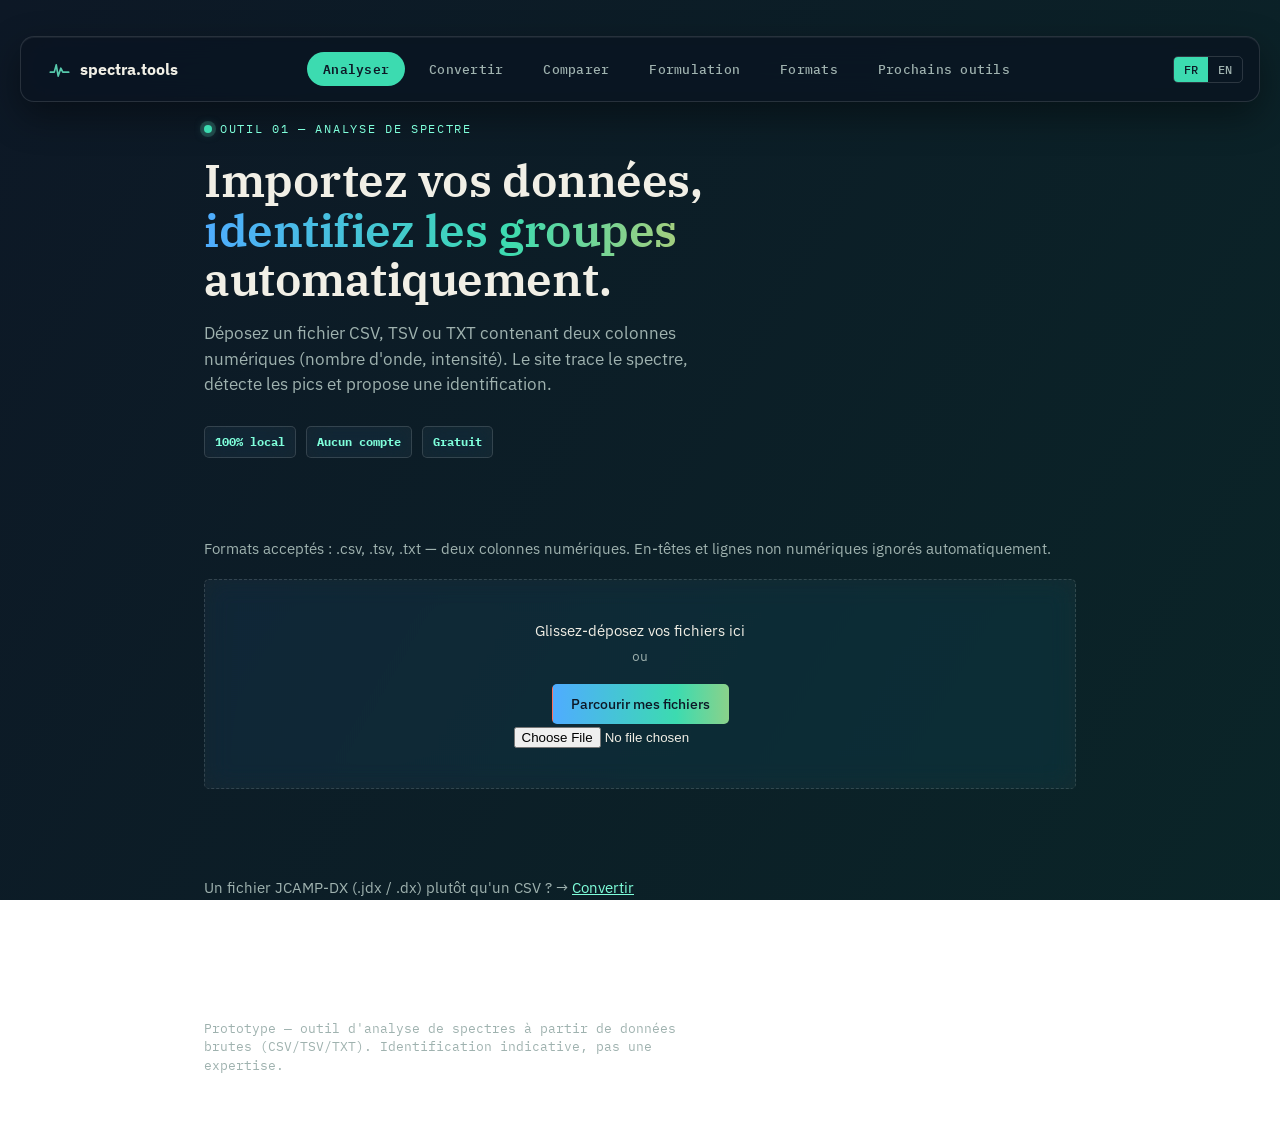
<file: analyser.html>
<!DOCTYPE html>
<html lang="fr">
<head>
<meta charset="UTF-8">
<meta name="viewport" content="width=device-width, initial-scale=1.0">
<title>Analyser un spectre — spectra.tools</title>
<meta name="description" content="Importez un fichier CSV, TSV ou TXT, tracez le spectre, détectez les pics et identifiez les groupes fonctionnels automatiquement. Générez un rapport exportable.">
<meta property="og:title" content="Analyser un spectre — spectra.tools">
<meta property="og:description" content="Analyse de spectre à partir de données brutes, avec identification automatique des groupes fonctionnels et rapport exportable.">
<meta property="og:type" content="website">
<link rel="icon" href="data:image/svg+xml,%3Csvg xmlns='http://www.w3.org/2000/svg' viewBox='0 0 32 32'%3E%3Crect width='32' height='32' fill='%230D1826'/%3E%3Cpath d='M2 20 L8 20 L11 9 L14 26 L18 14 L21 20 L30 20' fill='none' stroke='%2357C9AC' stroke-width='2.4' stroke-linecap='round' stroke-linejoin='round'/%3E%3C/svg%3E">
<link rel="preconnect" href="https://fonts.googleapis.com">
<link href="https://fonts.googleapis.com/css2?family=IBM+Plex+Serif:wght@400;500;600&family=IBM+Plex+Sans:wght@400;500;600;700&family=IBM+Plex+Mono:wght@400;500;600&display=swap" rel="stylesheet">
<link rel="stylesheet" href="styles.css">
<!-- Cloudflare Web Analytics : remplace TON_TOKEN_ICI par le token fourni après inscription sur dash.cloudflare.com -->
<script defer src='https://static.cloudflareinsights.com/beacon.min.js' data-cf-beacon='{"token": "TON_TOKEN_ICI"}'></script>
<style>
  .page-header{padding:36px 0 8px;}
</style>
</head>
<body>

<nav class="topbar">
  <div class="wrap">
    <a href="index.html" class="wordmark">
      <svg viewBox="0 0 32 32" xmlns="http://www.w3.org/2000/svg" aria-hidden="true">
        <path d="M2 20 L8 20 L11 9 L14 26 L18 14 L21 20 L30 20" fill="none" stroke="#57C9AC" stroke-width="2.6" stroke-linecap="round" stroke-linejoin="round"/>
      </svg>
      spectra.tools
    </a>
    <div class="nav-links">
      <a href="analyser.html" class="active" data-i18n="nav.analyze">Analyser</a>
      <a href="convertir.html" data-i18n="nav.convert">Convertir</a>
      <a href="comparer.html" data-i18n="nav.compare">Comparer</a>
      <a href="formulation.html" data-i18n="nav.formulation">Formulation</a>
      <a href="index.html#formats" data-i18n="nav.formats">Formats</a>
      <a href="index.html#upcoming" data-i18n="nav.upcoming">Prochains outils</a>
    </div>
    <div class="lang-toggle" role="group" aria-label="Choix de la langue">
      <button type="button" data-lang="fr" class="active">FR</button>
      <button type="button" data-lang="en">EN</button>
    </div>
  </div>
</nav>

<div class="wrap">

  <header class="page-header reveal">
    <div class="eyebrow" data-i18n="analyze.eyebrow">Outil 01 — analyse de spectre</div>
    <h1 style="max-width:22ch;" data-i18n-html="analyze.h1">Importez vos données, <span class="accent">identifiez les groupes</span> automatiquement.</h1>
    <p class="lede" data-i18n="analyze.lede">Déposez un fichier CSV, TSV ou TXT contenant deux colonnes numériques (nombre d'onde, intensité). Le site trace le spectre, détecte les pics et propose une identification.</p>
    <div class="badge-row">
      <span class="badge"><strong data-i18n="badge.local">100% local</strong></span>
      <span class="badge"><strong data-i18n="badge.noaccount">Aucun compte</strong></span>
      <span class="badge"><strong data-i18n="badge.free">Gratuit</strong></span>
    </div>
  </header>

  <section class="reveal">
    <p class="section-sub" data-i18n="analyze.formatsNote">Formats acceptés : .csv, .tsv, .txt — deux colonnes numériques. En-têtes et lignes non numériques ignorés automatiquement.</p>

    <div class="dropzone" id="analyzeDropzone">
      <p data-i18n="drop.title"><strong>Glissez-déposez</strong> votre fichier ici</p>
      <p class="hint" data-i18n="drop.or">ou</p>
      <div class="btn-row">
        <button type="button" id="analyzeBrowseBtn" data-i18n="btn.browse">Parcourir mes fichiers</button>
      </div>
      <input type="file" id="analyzeFileInput" accept=".csv,.tsv,.txt,.dat">
    </div>
    <p id="analyzeStatus" role="status" aria-live="polite"></p>

    <div class="analyze-results" id="analyzeResults">
      <div class="analyze-form">
        <div>
          <label for="sampleNameInput" data-i18n="analyze.sampleName">Nom de l'échantillon (optionnel)</label>
          <input type="text" id="sampleNameInput">
        </div>
        <div>
          <label data-i18n="analyze.modeLabel">Mode de lecture</label>
          <div class="mode-options">
            <label><input type="radio" name="peakMode" value="auto" checked> <span data-i18n="analyze.modeAuto">Automatique</span></label>
            <label><input type="radio" name="peakMode" value="dip"> <span data-i18n="analyze.modeDip">Creux = pics (transmittance)</span></label>
            <label><input type="radio" name="peakMode" value="peak"> <span data-i18n="analyze.modePeak">Sommets = pics (absorbance)</span></label>
          </div>
        </div>
      </div>
      <div style="margin-bottom:14px;">
        <label for="notesInput" style="display:block;font-family:var(--font-mono);font-size:11.5px;color:var(--ink-soft);margin-bottom:5px;" data-i18n="analyze.notes">Notes (optionnel)</label>
        <textarea id="notesInput" rows="2"></textarea>
      </div>

      <div class="file-card">
        <svg class="mini-trace trace" id="analyzeTrace" viewBox="0 0 800 200" preserveAspectRatio="none" role="img" aria-label="Tracé du spectre importé"></svg>
        <div class="file-meta-line" style="margin:8px 0 6px;font-weight:500;" data-i18n="peaks.title">Pics détectés</div>
        <div id="analyzePeaksList"></div>
      </div>

      <div class="card-actions" style="margin-top:14px;">
        <button type="button" class="secondary" id="generateReportBtn" data-i18n="analyze.generateReport">Générer le rapport</button>
        <button type="button" class="ghost" id="exportDataBtn" data-i18n="analyze.exportData">Exporter les données (.csv)</button>
        <button type="button" class="ghost" id="exportPeaksBtn" data-i18n="analyze.exportPeaks">Exporter les pics (.csv)</button>
      </div>
    </div>
  </section>

  <section class="reveal">
    <p class="section-sub"><span data-i18n="analyze.crosslink">Un fichier JCAMP-DX (.jdx / .dx) plutôt qu'un CSV ? →</span> <a href="convertir.html" data-i18n="nav.convert">Convertir</a></p>
  </section>

  <footer>
    <p data-i18n="analyze.footer">Prototype — outil d'analyse de spectres à partir de données brutes (CSV/TSV/TXT). Identification indicative, pas une expertise.</p>
  </footer>

</div>

<!-- printable report, hidden on screen, shown only when printing -->
<div id="reportContent">
  <div class="report-header">
    <h1 id="reportTitle">Rapport d'analyse spectrale</h1>
    <div class="report-meta" id="reportMeta"></div>
  </div>
  <svg id="reportTrace" class="trace" viewBox="0 0 800 220" preserveAspectRatio="none" width="700"></svg>
  <table class="report-table" id="reportPeaksTable"></table>
  <p class="report-disclaimer" id="reportDisclaimer"></p>
</div>

<script src="common.js"></script>
<script>
const analyzeDropzone = document.getElementById('analyzeDropzone');
const analyzeFileInput = document.getElementById('analyzeFileInput');
const analyzeBrowseBtn = document.getElementById('analyzeBrowseBtn');
const analyzeStatus = document.getElementById('analyzeStatus');
const analyzeResults = document.getElementById('analyzeResults');
const analyzePeaksList = document.getElementById('analyzePeaksList');
const sampleNameInput = document.getElementById('sampleNameInput');
const notesInput = document.getElementById('notesInput');

let currentData = null; // { xs, ys }
let currentPeaks = [];
let currentFileName = '';

analyzeBrowseBtn.addEventListener('click', () => analyzeFileInput.click());
analyzeFileInput.addEventListener('change', (e) => { if (e.target.files[0]) handleAnalyzeFile(e.target.files[0]); });

['dragenter', 'dragover'].forEach(evt =>
  analyzeDropzone.addEventListener(evt, (e) => { e.preventDefault(); analyzeDropzone.classList.add('drag-over'); })
);
['dragleave', 'drop'].forEach(evt =>
  analyzeDropzone.addEventListener(evt, (e) => { e.preventDefault(); analyzeDropzone.classList.remove('drag-over'); })
);
analyzeDropzone.addEventListener('drop', (e) => {
  if (e.dataTransfer.files && e.dataTransfer.files[0]) handleAnalyzeFile(e.dataTransfer.files[0]);
});

function handleAnalyzeFile(file) {
  currentFileName = file.name;
  const reader = new FileReader();
  reader.onload = () => {
    try {
      currentData = parseGenericXY(reader.result);
      analyzeStatus.textContent = t('status.done');
      runAnalysis();
    } catch (err) {
      analyzeStatus.textContent = t('status.decodeFail') + ' ' + err.message;
      analyzeResults.classList.remove('visible');
    }
  };
  reader.onerror = () => { analyzeStatus.textContent = t('status.readError'); };
  reader.readAsText(file);
}

function getSelectedMode() {
  const checked = document.querySelector('input[name="peakMode"]:checked');
  return checked ? checked.value : 'auto';
}

function runAnalysis() {
  if (!currentData) return;
  const selection = getSelectedMode();
  const mode = selection === 'auto' ? guessBaselineMode(currentData.ys) : selection;
  currentPeaks = detectPeaks(currentData.xs, currentData.ys, mode).map(p =>
    Object.assign({}, p, { groups: matchPeakToGroups(p.x) })
  );
  const svg = document.getElementById('analyzeTrace');
  renderTrace(svg, currentData.xs, currentData.ys, { padding: 14 });
  addPeakMarkers(svg, currentData.xs, currentData.ys, currentPeaks);
  analyzePeaksList.innerHTML = peaksListHTML(currentPeaks);
  analyzeResults.classList.add('visible');
}

document.querySelectorAll('input[name="peakMode"]').forEach(r => r.addEventListener('change', runAnalysis));

document.getElementById('exportDataBtn').addEventListener('click', () => {
  if (!currentData) return;
  download(baseName(currentFileName || 'spectre') + '_data.csv', toCSV(currentData.xs, currentData.ys, 'x', 'y'), 'text/csv');
});

document.getElementById('exportPeaksBtn').addEventListener('click', () => {
  let csv = 'wavenumber,groups\n';
  currentPeaks.forEach(p => {
    const label = p.groups.length ? p.groups.map(g => g.label).join(' / ') : t('peaks.unidentified');
    csv += Math.round(p.x) + ',' + label.replace(/,/g, ';') + '\n';
  });
  download(baseName(currentFileName || 'spectre') + '_pics.csv', csv, 'text/csv');
});

document.getElementById('generateReportBtn').addEventListener('click', () => {
  if (!currentData) return;
  const name = sampleNameInput.value.trim();
  const notes = notesInput.value.trim();
  document.getElementById('reportTitle').textContent = t('analyze.reportTitle');
  const dateStr = new Date().toLocaleDateString(currentLang === 'en' ? 'en-US' : 'fr-FR');
  let metaHtml = '<strong>' + t('analyze.reportGenerated') + ':</strong> ' + dateStr;
  if (name) metaHtml += ' &nbsp;·&nbsp; <strong>' + t('analyze.reportSample') + ':</strong> ' + escapeHtml(name);
  if (notes) metaHtml += '<br><strong>' + t('analyze.reportNotes') + ':</strong> ' + escapeHtml(notes);
  document.getElementById('reportMeta').innerHTML = metaHtml;

  const reportSvg = document.getElementById('reportTrace');
  renderTrace(reportSvg, currentData.xs, currentData.ys, { padding: 16 });
  addPeakMarkers(reportSvg, currentData.xs, currentData.ys, currentPeaks);

  let tableHtml = '<tr><th>' + t('analyze.reportPeaksHeaderX') + ' (cm⁻¹)</th><th>' + t('analyze.reportPeaksHeaderGroup') + '</th></tr>';
  currentPeaks.forEach(p => {
    const label = p.groups.length ? p.groups.map(g => g.label).join(' / ') : t('peaks.unidentified');
    tableHtml += '<tr><td>' + Math.round(p.x) + '</td><td>' + escapeHtml(label) + '</td></tr>';
  });
  document.getElementById('reportPeaksTable').innerHTML = tableHtml;
  document.getElementById('reportDisclaimer').textContent = t('analyze.reportDisclaimer');

  window.print();
});

document.addEventListener('languagechange', () => { if (currentData) runAnalysis(); });
</script>

</body>
</html>
</file>
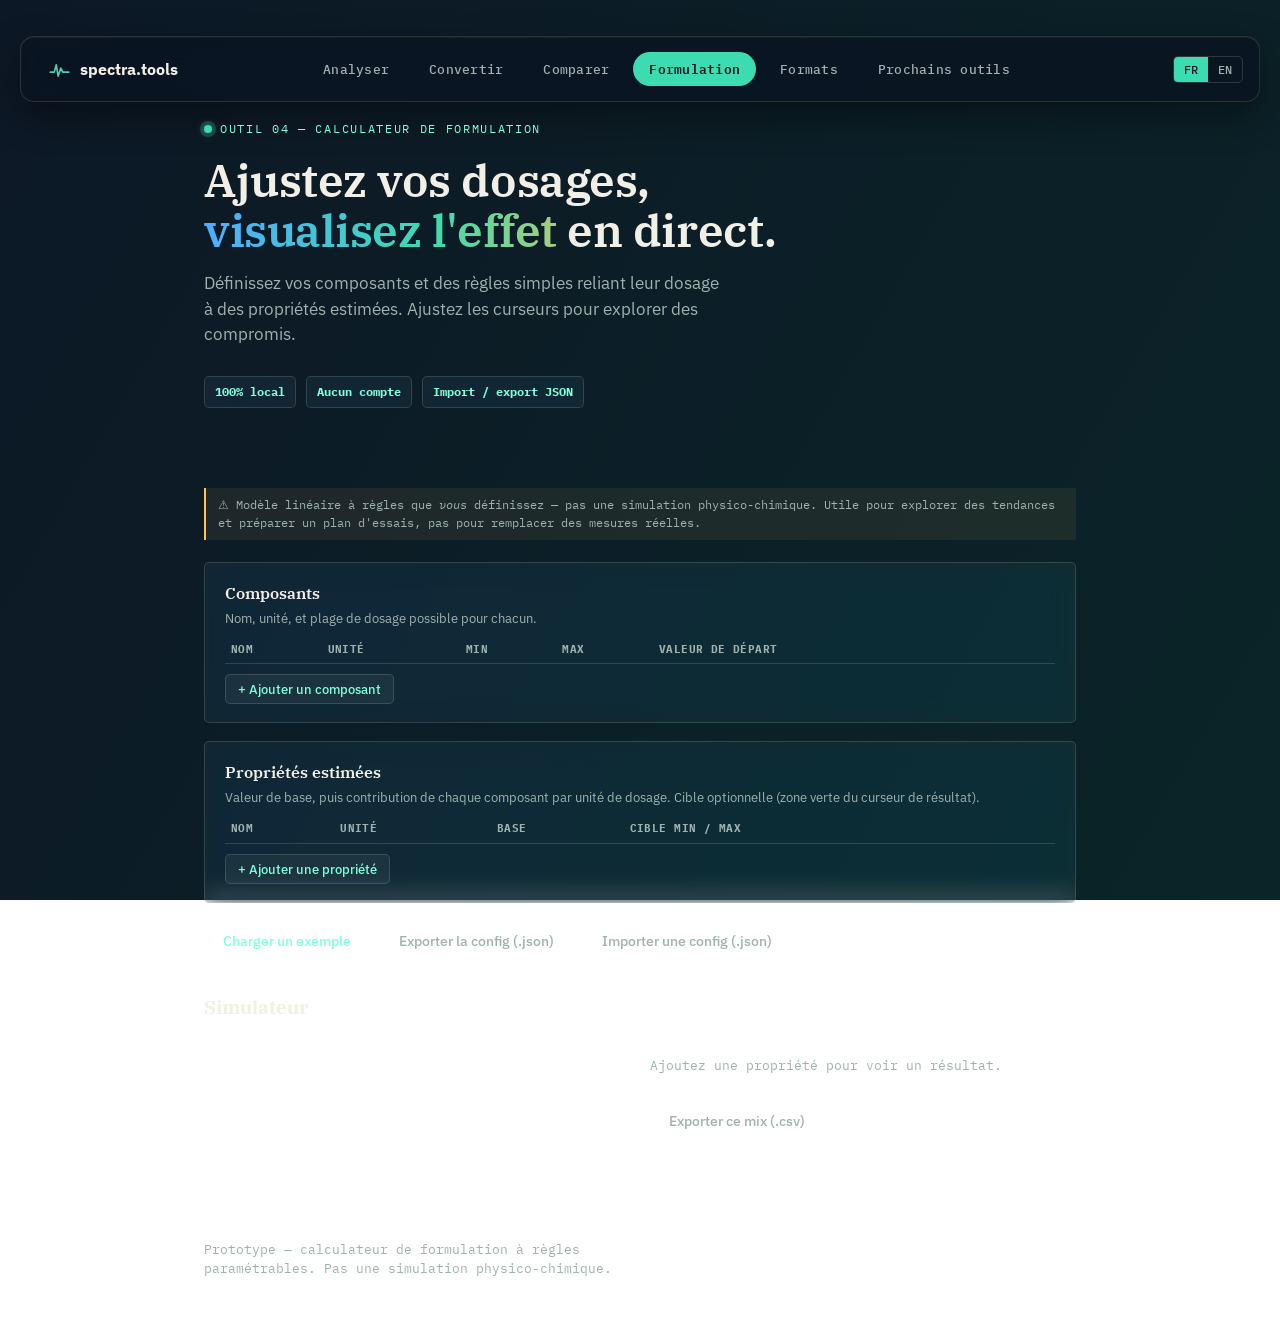
<file: formulation.html>
<!DOCTYPE html>
<html lang="fr">
<head>
<meta charset="UTF-8">
<meta name="viewport" content="width=device-width, initial-scale=1.0">
<title>Calculateur de formulation — spectra.tools</title>
<meta name="description" content="Définissez vos composants et des règles simples reliant leur dosage à des propriétés estimées. Curseurs en direct, dans votre navigateur.">
<meta property="og:title" content="Calculateur de formulation — spectra.tools">
<meta property="og:description" content="Un calculateur de formulation paramétrable pour explorer des compromis de composition, gratuitement et sans compte.">
<meta property="og:type" content="website">
<link rel="icon" href="data:image/svg+xml,%3Csvg xmlns='http://www.w3.org/2000/svg' viewBox='0 0 32 32'%3E%3Crect width='32' height='32' fill='%230D1826'/%3E%3Cpath d='M2 20 L8 20 L11 9 L14 26 L18 14 L21 20 L30 20' fill='none' stroke='%2357C9AC' stroke-width='2.4' stroke-linecap='round' stroke-linejoin='round'/%3E%3C/svg%3E">
<link rel="preconnect" href="https://fonts.googleapis.com">
<link href="https://fonts.googleapis.com/css2?family=IBM+Plex+Serif:wght@400;500;600&family=IBM+Plex+Sans:wght@400;500;600;700&family=IBM+Plex+Mono:wght@400;500;600&display=swap" rel="stylesheet">
<link rel="stylesheet" href="styles.css">
<style>
  .page-header{padding:36px 0 8px;}
</style>
<!-- Cloudflare Web Analytics : remplace TON_TOKEN_ICI par le token fourni après inscription sur dash.cloudflare.com -->
<script defer src='https://static.cloudflareinsights.com/beacon.min.js' data-cf-beacon='{"token": "TON_TOKEN_ICI"}'></script>
</head>
<body>

<nav class="topbar">
  <div class="wrap">
    <a href="index.html" class="wordmark">
      <svg viewBox="0 0 32 32" xmlns="http://www.w3.org/2000/svg" aria-hidden="true">
        <path d="M2 20 L8 20 L11 9 L14 26 L18 14 L21 20 L30 20" fill="none" stroke="#57C9AC" stroke-width="2.6" stroke-linecap="round" stroke-linejoin="round"/>
      </svg>
      spectra.tools
    </a>
    <div class="nav-links">
      <a href="analyser.html" data-i18n="nav.analyze">Analyser</a>
      <a href="convertir.html" data-i18n="nav.convert">Convertir</a>
      <a href="comparer.html" data-i18n="nav.compare">Comparer</a>
      <a href="formulation.html" class="active" data-i18n="nav.formulation">Formulation</a>
      <a href="index.html#formats" data-i18n="nav.formats">Formats</a>
      <a href="index.html#upcoming" data-i18n="nav.upcoming">Prochains outils</a>
    </div>
    <div class="lang-toggle" role="group" aria-label="Choix de la langue">
      <button type="button" data-lang="fr" class="active">FR</button>
      <button type="button" data-lang="en">EN</button>
    </div>
  </div>
</nav>

<div class="wrap">

  <header class="page-header reveal">
    <div class="eyebrow" data-i18n="formulation.eyebrow">Outil 04 — calculateur de formulation</div>
    <h1 style="max-width:22ch;" data-i18n-html="formulation.h1">Ajustez vos dosages, <span class="accent">visualisez l'effet</span> en direct.</h1>
    <p class="lede" data-i18n="formulation.lede">Définissez vos composants et des règles simples reliant leur dosage à des propriétés estimées. Ajustez les curseurs pour explorer des compromis.</p>
    <div class="badge-row">
      <span class="badge"><strong data-i18n="badge.local">100% local</strong></span>
      <span class="badge"><strong data-i18n="badge.noaccount">Aucun compte</strong></span>
      <span class="badge"><strong data-i18n="badge.jsonio">Import / export JSON</strong></span>
    </div>
  </header>

  <section id="formulation" class="reveal">
    <p class="disclaimer" data-i18n-html="formulation.disclaimer">⚠ Modèle linéaire à règles que <em>vous</em> définissez — pas une simulation physico-chimique. Utile pour explorer des tendances et préparer un plan d'essais, pas pour remplacer des mesures réelles.</p>

    <div class="config-block">
      <h3 data-i18n="formulation.componentsTitle">Composants</h3>
      <p class="config-hint" data-i18n="formulation.componentsHint">Nom, unité, et plage de dosage possible pour chacun.</p>
      <div style="overflow-x:auto;">
        <table class="config-table" id="componentsTable">
          <thead><tr><th data-i18n="form.name">Nom</th><th data-i18n="form.unit">Unité</th><th data-i18n="form.min">Min</th><th data-i18n="form.max">Max</th><th data-i18n="form.startValue">Valeur de départ</th><th></th></tr></thead>
          <tbody id="componentsBody"></tbody>
        </table>
      </div>
      <button type="button" class="secondary add-row-btn" id="addComponentBtn" data-i18n="btn.addComponent">+ Ajouter un composant</button>
    </div>

    <div class="config-block">
      <h3 data-i18n="formulation.propertiesTitle">Propriétés estimées</h3>
      <p class="config-hint" data-i18n="formulation.propertiesHint">Valeur de base, puis contribution de chaque composant par unité de dosage. Cible optionnelle (zone verte du curseur de résultat).</p>
      <div style="overflow-x:auto;">
        <table class="config-table" id="propertiesTable">
          <thead><tr id="propertiesHeadRow"><th>Nom</th><th>Unité</th><th>Base</th></tr></thead>
          <tbody id="propertiesBody"></tbody>
        </table>
      </div>
      <button type="button" class="secondary add-row-btn" id="addPropertyBtn" data-i18n="btn.addProperty">+ Ajouter une propriété</button>
    </div>

    <div class="config-actions">
      <button type="button" class="secondary" id="loadSampleFormulaBtn" data-i18n="btn.loadSample">Charger un exemple</button>
      <button type="button" class="ghost" id="exportConfigBtn" data-i18n="btn.exportConfig">Exporter la config (.json)</button>
      <button type="button" class="ghost" id="importConfigBtn" data-i18n="btn.importConfig">Importer une config (.json)</button>
      <input type="file" id="formulaImportInput" accept=".json">
    </div>

    <h3 style="font-family:var(--font-display);font-size:19px;margin:32px 0 14px;" data-i18n="formulation.simulatorTitle">Simulateur</h3>
    <div class="sim-grid">
      <div>
        <div id="slidersPanel"></div>
      </div>
      <div>
        <div id="resultsPanel"></div>
        <button type="button" class="ghost" id="exportMixBtn" style="margin-top:4px;" data-i18n="btn.exportMix">Exporter ce mix (.csv)</button>
      </div>
    </div>
  </section>

  <footer>
    <p data-i18n="formulation.footer">Prototype — calculateur de formulation à règles paramétrables. Pas une simulation physico-chimique.</p>
  </footer>

</div>

<script src="common.js"></script>
<script>
/* =========================================================
   Formulation calculator
   ========================================================= */
let compIdSeq = 0, propIdSeq = 0;
let formComponents = [];
let formProperties = [];
let formValues = {}; // componentId -> current dosage

const componentsBody = document.getElementById('componentsBody');
const propertiesHeadRow = document.getElementById('propertiesHeadRow');
const propertiesBody = document.getElementById('propertiesBody');
const slidersPanel = document.getElementById('slidersPanel');
const resultsPanel = document.getElementById('resultsPanel');

function newComponent(name, unit, min, max, val) {
  const id = 'c' + (compIdSeq++);
  formComponents.push({ id, name, unit, min, max });
  formValues[id] = val;
  formProperties.forEach(p => { if (!(id in p.coeffs)) p.coeffs[id] = 0; });
  return id;
}
function newProperty(name, unit, base, coeffs, targetMin, targetMax) {
  const id = 'p' + (propIdSeq++);
  const fullCoeffs = {};
  formComponents.forEach(c => fullCoeffs[c.id] = (coeffs && coeffs[c.id]) || 0);
  formProperties.push({ id, name, unit, base, coeffs: fullCoeffs, targetMin: targetMin ?? null, targetMax: targetMax ?? null });
  return id;
}

function computePropertyValue(prop) {
  let total = prop.base;
  for (const c of formComponents) total += (prop.coeffs[c.id] || 0) * (formValues[c.id] || 0);
  return total;
}
function propertyTheoreticalRange(prop) {
  let min = prop.base, max = prop.base;
  for (const c of formComponents) {
    const coeff = prop.coeffs[c.id] || 0;
    if (coeff >= 0) { min += coeff * c.min; max += coeff * c.max; }
    else { min += coeff * c.max; max += coeff * c.min; }
  }
  if (min === max) { min -= 1; max += 1; }
  return { min, max };
}

function renderAll() {
  renderComponentsTable();
  renderPropertiesTable();
  renderSliders();
  renderResults();
}

function renderComponentsTable() {
  componentsBody.innerHTML = '';
  formComponents.forEach(c => {
    const tr = document.createElement('tr');
    tr.innerHTML = `
      <td><input type="text" value="${escapeHtml(c.name)}" data-field="name"></td>
      <td><input type="text" value="${escapeHtml(c.unit)}" data-field="unit" style="width:64px;"></td>
      <td><input type="number" value="${c.min}" data-field="min" style="width:64px;"></td>
      <td><input type="number" value="${c.max}" data-field="max" style="width:64px;"></td>
      <td><input type="number" value="${formValues[c.id]}" data-field="start" style="width:64px;"></td>
      <td><button type="button" class="row-remove" aria-label="Supprimer">×</button></td>
    `;
    tr.querySelector('[data-field="name"]').addEventListener('input', e => { c.name = e.target.value; renderPropertiesTable(); renderSliders(); });
    tr.querySelector('[data-field="unit"]').addEventListener('input', e => { c.unit = e.target.value; renderSliders(); });
    tr.querySelector('[data-field="min"]').addEventListener('input', e => { c.min = parseFloat(e.target.value) || 0; renderSliders(); renderResults(); });
    tr.querySelector('[data-field="max"]').addEventListener('input', e => { c.max = parseFloat(e.target.value) || 0; renderSliders(); renderResults(); });
    tr.querySelector('[data-field="start"]').addEventListener('input', e => { formValues[c.id] = parseFloat(e.target.value) || 0; renderSliders(); renderResults(); });
    tr.querySelector('.row-remove').addEventListener('click', () => {
      formComponents = formComponents.filter(x => x.id !== c.id);
      delete formValues[c.id];
      formProperties.forEach(p => delete p.coeffs[c.id]);
      renderAll();
    });
    componentsBody.appendChild(tr);
  });
}

function renderPropertiesTable() {
  propertiesHeadRow.innerHTML = '<th>' + t('form.name') + '</th><th>' + t('form.unit') + '</th><th>' + t('form.base') + '</th>';
  formComponents.forEach(c => {
    const th = document.createElement('th');
    th.textContent = c.name || '(sans nom)';
    propertiesHeadRow.appendChild(th);
  });
  const extraTh = document.createElement('th');
  extraTh.innerHTML = t('form.targetMinMax');
  propertiesHeadRow.appendChild(extraTh);
  propertiesHeadRow.appendChild(document.createElement('th'));

  propertiesBody.innerHTML = '';
  formProperties.forEach(p => {
    const tr = document.createElement('tr');
    let coeffCells = '';
    formComponents.forEach(c => {
      coeffCells += `<td><input type="number" step="any" value="${p.coeffs[c.id] || 0}" data-coeff="${c.id}" style="width:60px;"></td>`;
    });
    tr.innerHTML = `
      <td><input type="text" value="${escapeHtml(p.name)}" data-field="name" style="width:120px;"></td>
      <td><input type="text" value="${escapeHtml(p.unit)}" data-field="unit" style="width:60px;"></td>
      <td><input type="number" step="any" value="${p.base}" data-field="base" style="width:64px;"></td>
      ${coeffCells}
      <td style="display:flex;gap:4px;">
        <input type="number" step="any" placeholder="min" value="${p.targetMin ?? ''}" data-field="targetMin" style="width:56px;">
        <input type="number" step="any" placeholder="max" value="${p.targetMax ?? ''}" data-field="targetMax" style="width:56px;">
      </td>
      <td><button type="button" class="row-remove" aria-label="Supprimer">×</button></td>
    `;
    tr.querySelector('[data-field="name"]').addEventListener('input', e => { p.name = e.target.value; renderResults(); });
    tr.querySelector('[data-field="unit"]').addEventListener('input', e => { p.unit = e.target.value; renderResults(); });
    tr.querySelector('[data-field="base"]').addEventListener('input', e => { p.base = parseFloat(e.target.value) || 0; renderResults(); });
    tr.querySelector('[data-field="targetMin"]').addEventListener('input', e => { p.targetMin = e.target.value === '' ? null : parseFloat(e.target.value); renderResults(); });
    tr.querySelector('[data-field="targetMax"]').addEventListener('input', e => { p.targetMax = e.target.value === '' ? null : parseFloat(e.target.value); renderResults(); });
    tr.querySelectorAll('[data-coeff]').forEach(inp => {
      inp.addEventListener('input', e => { p.coeffs[e.target.dataset.coeff] = parseFloat(e.target.value) || 0; renderResults(); });
    });
    tr.querySelector('.row-remove').addEventListener('click', () => {
      formProperties = formProperties.filter(x => x.id !== p.id);
      renderResults();
    });
    propertiesBody.appendChild(tr);
  });
}

function renderSliders() {
  slidersPanel.innerHTML = '';
  formComponents.forEach(c => {
    const row = document.createElement('div');
    row.className = 'slider-row';
    row.innerHTML = `
      <div class="slider-label"><span>${escapeHtml(c.name)}</span><span class="val">${formValues[c.id]} ${escapeHtml(c.unit)}</span></div>
      <input type="range" min="${c.min}" max="${c.max}" step="any" value="${formValues[c.id]}">
    `;
    row.querySelector('input[type="range"]').addEventListener('input', e => {
      formValues[c.id] = parseFloat(e.target.value);
      row.querySelector('.val').textContent = formatNum(formValues[c.id]) + ' ' + c.unit;
      renderResults();
    });
    slidersPanel.appendChild(row);
  });
}

function formatNum(n) { return Math.round(n * 100) / 100; }

function renderResults() {
  resultsPanel.innerHTML = '';
  if (formProperties.length === 0) {
    resultsPanel.innerHTML = '<p class="compare-empty" style="text-align:left;padding:8px 0;">' + t('form.noPropsYet') + '</p>';
    return;
  }
  formProperties.forEach(p => {
    const value = computePropertyValue(p);
    const range = propertyTheoreticalRange(p);
    const span = range.max - range.min || 1;
    let pos = ((value - range.min) / span) * 100;
    pos = Math.max(0, Math.min(100, pos));

    const inTarget = p.targetMin !== null && p.targetMax !== null
      ? (value >= p.targetMin && value <= p.targetMax)
      : null;

    let bandStyle = '';
    if (p.targetMin !== null && p.targetMax !== null) {
      const bandStart = Math.max(0, Math.min(100, ((p.targetMin - range.min) / span) * 100));
      const bandEnd = Math.max(0, Math.min(100, ((p.targetMax - range.min) / span) * 100));
      bandStyle = `left:${bandStart}%;width:${Math.max(0, bandEnd - bandStart)}%;`;
    }

    const card = document.createElement('div');
    card.className = 'result-card';
    card.innerHTML = `
      <div class="result-head">
        <span class="name">${escapeHtml(p.name)}</span>
        <span class="value">${formatNum(value)} ${escapeHtml(p.unit)}</span>
      </div>
      <div class="gauge">
        ${p.targetMin !== null && p.targetMax !== null ? `<div class="gauge-target-band" style="${bandStyle}"></div>` : ''}
        <div class="gauge-fill ${inTarget === null ? '' : (inTarget ? 'in-target' : 'out-target')}" style="left:${pos}%;"></div>
      </div>
      <div class="gauge-range-labels"><span>${formatNum(range.min)}</span><span>${formatNum(range.max)}</span></div>
    `;
    resultsPanel.appendChild(card);
  });
}

document.getElementById('addComponentBtn').addEventListener('click', () => {
  newComponent(t('form.newComponent'), '%', 0, 100, 0);
  renderAll();
});
document.getElementById('addPropertyBtn').addEventListener('click', () => {
  newProperty(t('form.newProperty'), '', 0, {}, null, null);
  renderPropertiesTable();
  renderResults();
});

document.getElementById('loadSampleFormulaBtn').addEventListener('click', () => {
  formComponents = []; formProperties = []; formValues = {}; compIdSeq = 0; propIdSeq = 0;
  const resine = newComponent('Résine', '%', 0, 100, 40);
  const durc = newComponent('Durcisseur', '%', 0, 100, 20);
  const charge = newComponent('Charge minérale', '%', 0, 100, 30);
  const plast = newComponent('Plastifiant', '%', 0, 20, 10);
  newProperty('Viscosité', 'Pa·s', 0.5, { [resine]: 0.02, [durc]: 0.01, [charge]: 0.05, [plast]: -0.03 }, 1, 4);
  newProperty('Dureté', 'Shore D', 20, { [resine]: 0.6, [durc]: 0.3, [charge]: 0.1, [plast]: -0.4 }, 55, 75);
  newProperty('Coût estimé', '€/kg', 0, { [resine]: 0.08, [durc]: 0.12, [charge]: 0.02, [plast]: 0.05 }, null, null);
  renderAll();
});

document.getElementById('exportConfigBtn').addEventListener('click', () => {
  const config = { components: formComponents, properties: formProperties, values: formValues };
  download('formulation_config.json', JSON.stringify(config, null, 2), 'application/json');
});

document.getElementById('importConfigBtn').addEventListener('click', () => document.getElementById('formulaImportInput').click());
document.getElementById('formulaImportInput').addEventListener('change', (e) => {
  const file = e.target.files[0];
  if (!file) return;
  const reader = new FileReader();
  reader.onload = () => {
    try {
      const config = JSON.parse(reader.result);
      formComponents = (config.components || []).map(c => ({
        id: c.id || ('c' + (compIdSeq++)),
        name: c.name || 'Composant',
        unit: c.unit || '',
        min: typeof c.min === 'number' ? c.min : 0,
        max: typeof c.max === 'number' ? c.max : 100,
      }));
      formValues = {};
      formComponents.forEach(c => {
        const v = config.values && typeof config.values[c.id] === 'number' ? config.values[c.id] : c.min;
        formValues[c.id] = v;
      });
      formProperties = (config.properties || []).map(p => {
        const coeffs = {};
        formComponents.forEach(c => { coeffs[c.id] = (p.coeffs && typeof p.coeffs[c.id] === 'number') ? p.coeffs[c.id] : 0; });
        return {
          id: p.id || ('p' + (propIdSeq++)),
          name: p.name || 'Propriété',
          unit: p.unit || '',
          base: typeof p.base === 'number' ? p.base : 0,
          coeffs,
          targetMin: typeof p.targetMin === 'number' ? p.targetMin : null,
          targetMax: typeof p.targetMax === 'number' ? p.targetMax : null,
        };
      });
      compIdSeq = formComponents.length; propIdSeq = formProperties.length;
      renderAll();
    } catch (err) {
      alert(t('status.invalidConfig'));
    }
  };
  reader.readAsText(file);
});

document.getElementById('exportMixBtn').addEventListener('click', () => {
  let csv = 'composant,dosage,unite\n';
  formComponents.forEach(c => { csv += `${c.name},${formValues[c.id]},${c.unit}\n`; });
  csv += '\npropriete,valeur,unite\n';
  formProperties.forEach(p => { csv += `${p.name},${formatNum(computePropertyValue(p))},${p.unit}\n`; });
  download('mix_formulation.csv', csv, 'text/csv');
});

// initial empty state render
renderAll();

document.addEventListener('languagechange', () => renderAll());
</script>

</body>
</html>
</file>
<file: styles.css>
:root{
    --bg-a:#0D1826;
    --bg-b:#0A2628;
    --paper:#101F2E;
    --paper-deep:#17293A;
    --grid:rgba(255,255,255,.14);
    --ink:#F1EFE6;
    --ink-soft:#9FB2AF;
    --surface:rgba(255,255,255,.045);
    --verdigris:#3CDBB0;
    --verdigris-dark:#7FFFDB;
    --brass:#FFC352;
    --danger:#FF6F5E;
    --slate:#4FACFF;
    --plum:#E77FD1;
    --spectral:linear-gradient(90deg,#4FACFF 0%,#3CDBB0 32%,#FFC352 66%,#FF6F5E 100%);
    --radius:5px;
    --font-display:'IBM Plex Serif', serif;
    --font-body:'IBM Plex Sans', sans-serif;
    --font-mono:'IBM Plex Mono', monospace;
  }
  *{box-sizing:border-box;}
  html{scroll-behavior:smooth;}
  @keyframes bgDrift{
    0%{background-position:0% 50%;}
    100%{background-position:100% 50%;}
  }
  body{
    margin:0;
    background: linear-gradient(120deg, var(--bg-a), var(--bg-b), var(--bg-a));
    background-size: 220% 220%;
    background-attachment: fixed;
    animation: bgDrift 50s ease-in-out infinite alternate;
    color:var(--ink);
    font-family:var(--font-body);
    line-height:1.5;
  }
  a{color:var(--verdigris-dark);}
  .wrap{max-width:920px;margin:0 auto;padding:0 24px;}

  /* ---- scroll reveal ---- */
  .reveal{opacity:0;transform:translateY(18px);transition:opacity .7s ease, transform .7s ease;}
  .reveal.is-visible{opacity:1;transform:translateY(0);}

  /* ---- glass effect, applied broadly ---- */
  .badge,.trace-panel,.molecule-panel,.dropzone,.file-card,.compare-panel,
  .format-card,.tool-card,.config-block,.result-card,.legend-chip{
    backdrop-filter: blur(12px) saturate(150%);
    -webkit-backdrop-filter: blur(12px) saturate(150%);
  }

  /* ---- language toggle ---- */
  .lang-toggle{display:flex;border:1px solid var(--grid);border-radius:var(--radius);overflow:hidden;margin-left:18px;}
  .lang-toggle button{
    border:none;border-radius:0;background:transparent;color:var(--ink-soft);
    padding:5px 10px;font-size:11.5px;font-family:var(--font-mono);
  }
  .lang-toggle button.active{background:var(--verdigris);color:#0D1826;}
  .lang-toggle button:hover{filter:none;}

  /* ---- nav ---- */
  nav.topbar{
    position:sticky;top:18px;z-index:20;
    margin:18px 20px 0;
    border:1px solid rgba(255,255,255,.12);
    border-radius:14px;
    background:rgba(11,20,32,.85);
    backdrop-filter:saturate(180%) blur(16px);
    box-shadow:0 14px 36px rgba(0,0,0,.4), inset 0 1px 0 rgba(255,255,255,.06);
  }
  nav.topbar .wrap{display:flex;align-items:center;justify-content:space-between;height:64px;padding:0 16px 0 28px;max-width:none;gap:24px;}
  .wordmark{
    font-family:var(--font-body);
    font-size:16px;
    font-weight:700;
    letter-spacing:0;
    color:var(--ink);
    text-decoration:none;
    display:flex;align-items:center;gap:10px;
    flex-shrink:0;
  }
  .wordmark svg{width:21px;height:21px;flex-shrink:0;}
  .nav-links{display:flex;flex:1;justify-content:center;align-items:center;gap:8px;}
  .nav-links a{
    font-family:var(--font-mono);
    font-size:12.5px;
    font-weight:500;
    color:var(--ink-soft);
    text-decoration:none;
    letter-spacing:.02em;
    padding:8px 16px;border-radius:999px;
    transition:color .15s ease, background .15s ease;
  }
  .nav-links a:hover{color:var(--ink);background:rgba(255,255,255,.06);}
  .nav-links a.active{color:#0D1826;background:var(--verdigris);font-weight:600;}
  .nav-links a.active:hover{color:#0D1826;background:var(--verdigris);}
  @media (max-width:760px){ .nav-links{display:none;} }
  @media (max-width:560px){ nav.topbar{margin:18px 12px 0;} nav.topbar .wrap{padding:0 12px 0 18px;} }

  /* ---- editorial hero (v2) ---- */
  .hero-v2{min-height:88vh;display:flex;align-items:stretch;overflow:hidden;}
  .hero-v2-grid{display:grid;grid-template-columns:minmax(300px,38%) 1fr;width:100%;}

  .hero-v2-left{
    position:relative;
    background:linear-gradient(100deg, rgba(13,24,38,.95) 0%, rgba(13,24,38,.9) 65%, rgba(13,24,38,.4) 100%);
    padding:130px 40px 60px 48px;
    display:flex;flex-direction:column;justify-content:flex-end;
    overflow:hidden;
  }
  .hero-v2-kicker{
    position:relative;font-family:var(--font-mono);font-size:11.5px;letter-spacing:.24em;
    color:var(--verdigris-dark);text-transform:uppercase;margin-bottom:18px;font-weight:600;
  }
  .hero-v2-ghost{
    position:absolute;top:36px;left:14px;
    font-family:var(--font-display);font-weight:700;font-size:clamp(140px,20vw,260px);
    color:rgba(255,255,255,.05);line-height:1;user-select:none;pointer-events:none;
  }
  .hero-v2-title{
    position:relative;font-family:var(--font-display);font-weight:700;
    font-size:clamp(54px,8.8vw,116px);line-height:.93;letter-spacing:-.02em;
    margin:0 0 18px;color:var(--ink);
  }
  .hero-v2-title .accent{
    background:var(--spectral);background-size:200% 100%;
    -webkit-background-clip:text;background-clip:text;color:transparent;
    animation:spectralShift 8s ease-in-out infinite alternate;
    filter:drop-shadow(0 0 22px rgba(87,201,172,.35));
  }
  .hero-v2-desc{position:relative;font-size:15px;color:var(--ink-soft);max-width:34ch;margin:0 0 22px;}
  .hero-v2-badges{position:relative;display:flex;flex-wrap:wrap;gap:8px;margin-bottom:28px;}
  .hero-v2-readmore{
    position:relative;font-family:var(--font-mono);font-size:13px;color:var(--ink);
    text-decoration:none;display:inline-flex;align-items:center;gap:6px;width:fit-content;
    border-bottom:1px solid var(--grid);padding-bottom:4px;transition:border-color .2s,gap .2s;
  }
  .hero-v2-readmore:hover{border-color:var(--verdigris);gap:10px;}

  .hero-v2-right{
    position:relative;
    background:linear-gradient(100deg, rgba(13,24,38,.4) 0%, rgba(13,24,38,.02) 30%, rgba(13,24,38,.22) 100%);
  }
  .hero-v2-right::before{
    content:"";position:absolute;inset:6% 4%;border-radius:50%;
    background:radial-gradient(ellipse at center, rgba(87,201,172,.16) 0%, rgba(232,184,95,.08) 45%, transparent 72%);
    filter:blur(60px);
    animation:glowPulse 6s ease-in-out infinite alternate;
    pointer-events:none;
  }
  @keyframes glowPulse{0%{opacity:.6;transform:scale(1);}100%{opacity:1;transform:scale(1.08);}}

  .hero-spectrum-panel{position:absolute;inset:9% 3% 7% 3%;}
  #heroSpectrumCanvas{width:100%;height:100%;}
  #heroSpectrumCanvas canvas{display:block;width:100% !important;height:100% !important;}

  .chem-doodle{position:absolute;opacity:.08;pointer-events:none;stroke:var(--ink);fill:none;stroke-width:1.2;}
  .hero-v2-caption{position:absolute;top:32px;right:44px;max-width:250px;text-align:right;}
  .hero-v2-caption-title{font-family:var(--font-body);font-weight:500;font-size:14px;color:var(--ink);margin-bottom:6px;}
  .hero-v2-caption p{font-size:12.5px;color:var(--ink-soft);margin:0;}

  .hotspot{
    position:absolute;display:flex;align-items:center;gap:9px;
    text-decoration:none;transform:translate(-50%,-50%);
    z-index:2;
  }
  .hotspot-dot{
    width:30px;height:30px;border-radius:50%;flex-shrink:0;
    background:var(--brass);color:#0D1826;display:flex;align-items:center;justify-content:center;
    font-size:16px;font-weight:700;line-height:1;
    box-shadow:0 0 0 6px rgba(232,184,95,.18);
    transition:transform .2s ease, box-shadow .2s ease;
    animation:hotspotPulse 2.6s ease-in-out infinite;
  }
  .hotspot-label{
    font-family:var(--font-mono);font-size:11.5px;font-weight:500;color:var(--ink);
    background:rgba(13,24,38,.72);border:1px solid var(--grid);border-radius:999px;
    padding:6px 12px;white-space:nowrap;backdrop-filter:blur(10px) saturate(150%);
    opacity:.95;transition:border-color .2s ease, background .2s ease;
  }
  .hotspot:hover .hotspot-dot{transform:scale(1.14);box-shadow:0 0 0 10px rgba(232,184,95,.28);}
  .hotspot:hover .hotspot-label{border-color:rgba(232,184,95,.5);background:rgba(13,24,38,.9);}
  @keyframes hotspotPulse{0%,100%{box-shadow:0 0 0 6px rgba(232,184,95,.18);}50%{box-shadow:0 0 0 11px rgba(232,184,95,.05);}}

  .next-card{
    position:absolute;bottom:34px;right:46px;
    display:flex;align-items:center;gap:12px;max-width:270px;
    padding:13px 15px;border-radius:var(--radius);
    background:rgba(13,24,38,.62);border:1px solid var(--grid);
    backdrop-filter:blur(14px) saturate(160%);
    text-decoration:none;color:var(--ink);
    transition:border-color .2s, transform .2s;
    z-index:2;
  }
  .next-card:hover{border-color:rgba(87,201,172,.4);transform:translateY(-2px);}
  .next-thumb{
    width:38px;height:38px;border-radius:7px;background:var(--spectral);flex-shrink:0;
    display:flex;align-items:center;justify-content:center;
  }
  .next-thumb svg{width:20px;height:20px;stroke:#0D1826;}
  .next-card-label{font-family:var(--font-mono);font-size:10.5px;color:var(--verdigris-dark);text-transform:uppercase;letter-spacing:.05em;margin-bottom:3px;}
  .next-card p{font-size:12px;color:var(--ink-soft);margin:0;}

  @media (prefers-reduced-motion: reduce){
    .hotspot-dot{animation:none;}
    .hero-v2-right::before{animation:none;}
  }
  @media (max-width:760px){
    .hero-v2{min-height:auto;}
    .hero-v2-grid{grid-template-columns:1fr;}
    .hero-v2-left{padding:96px 22px 36px;}
    .hero-v2-ghost{font-size:120px;top:20px;}
    .hero-v2-right{min-height:340px;}
    .hero-spectrum-panel{inset:4% 3%;}
    .hero-v2-caption{position:static;text-align:left;max-width:none;padding:22px;}
    .chem-doodle{display:none;}
    .next-card{position:static;margin:16px 22px;max-width:none;}
    .hotspot{display:none;}
  }

  /* ---- hero (legacy single-column, still used for tool pages) ---- */
  header.hero{padding:44px 0 40px;position:relative;}
  .eyebrow{
    font-family:var(--font-mono);
    font-size:12px;
    letter-spacing:.14em;
    color:var(--verdigris-dark);
    text-transform:uppercase;
    display:flex;align-items:center;gap:8px;
    margin-bottom:18px;
  }
  .eyebrow::before{content:"";width:8px;height:8px;border-radius:50%;background:var(--verdigris);box-shadow:0 0 0 4px rgba(87,201,172,.22), 0 0 10px rgba(87,201,172,.5);}
  h1{
    font-family:var(--font-display);
    font-weight:600;
    font-size:clamp(28px,4.4vw,46px);
    line-height:1.08;
    margin:0 0 16px;
    max-width:15ch;
    letter-spacing:-.01em;
  }
  h1 .accent{
    background:var(--spectral);
    background-size:200% 100%;
    -webkit-background-clip:text;background-clip:text;color:transparent;
    animation:spectralShift 8s ease-in-out infinite alternate;
  }
  @keyframes spectralShift{0%{background-position:0% 0%;}100%{background-position:100% 0%;}}
  .lede{
    font-size:17px;
    color:var(--ink-soft);
    max-width:52ch;
    margin:0 0 28px;
  }
  .badge-row{display:flex;flex-wrap:wrap;gap:10px;margin-bottom:36px;}
  .badge{
    font-family:var(--font-mono);
    font-size:12px;
    border:1px solid var(--grid);
    background:var(--surface);
    padding:6px 10px;
    border-radius:var(--radius);
    color:var(--ink-soft);
  }
  .badge strong{color:var(--verdigris-dark);}

  .hero-panels{display:flex;gap:16px;align-items:stretch;}
  .hero-panels > *{flex:1;min-width:0;}
  @media (max-width:700px){ .hero-panels{flex-direction:column;} }

  .molecule-panel{
    border:1px solid var(--grid);
    background:var(--surface);
    border-radius:var(--radius);
    padding:16px 16px 8px;
    display:flex;flex-direction:column;
  }
  .molecule-panel .label{
    font-family:var(--font-mono);font-size:11px;color:var(--ink-soft);
    display:flex;justify-content:space-between;margin-bottom:4px;
  }
  #moleculeCanvas{width:100%;aspect-ratio:16/11;border-radius:2px;overflow:hidden;}
  #moleculeCanvas canvas{display:block;width:100% !important;height:100% !important;}

  #waterfallCanvas canvas{display:block;width:100% !important;height:100% !important;}

  .groups-panel{
    border:1px solid var(--grid);background:var(--surface);border-radius:var(--radius);
    padding:16px 18px;
  }
  .groups-panel .label{font-family:var(--font-mono);font-size:11px;color:var(--ink-soft);margin-bottom:10px;}
  .groups-list{display:flex;flex-direction:column;gap:7px;}
  .groups-list .row{display:flex;align-items:baseline;gap:10px;font-size:13px;}
  .groups-list .swatch{width:10px;height:10px;border-radius:2px;flex-shrink:0;}
  .groups-list .name{font-family:var(--font-mono);font-weight:600;width:52px;flex-shrink:0;}
  .groups-list .range{color:var(--ink-soft);font-family:var(--font-mono);font-size:12px;}

  .icon-strip{display:grid;grid-template-columns:repeat(auto-fit,minmax(120px,1fr));gap:14px;margin-top:24px;}
  .icon-item{
    display:flex;flex-direction:column;align-items:center;text-align:center;gap:8px;
    padding:16px 8px;border:1px solid var(--grid);background:var(--surface);border-radius:var(--radius);
    backdrop-filter: blur(12px) saturate(150%);
  }
  .icon-item svg{width:22px;height:22px;stroke:var(--verdigris);}
  .icon-item span{font-family:var(--font-mono);font-size:11.5px;color:var(--ink-soft);letter-spacing:.01em;}

  .explainer-grid{display:grid;grid-template-columns:1fr 1fr;gap:16px;align-items:start;margin-top:8px;}
  @media (max-width:760px){ .explainer-grid{grid-template-columns:1fr;} }

  /* ---- site-wide ambient background ---- */
  .site-bg{position:fixed;inset:0;z-index:0;opacity:.3;pointer-events:none;}
  .site-bg #waterfallCanvas{width:100%;height:100%;}
  .site-bg::after{
    content:"";position:absolute;inset:0;
    background:
      radial-gradient(ellipse at 30% 15%, rgba(13,24,38,.15), rgba(13,24,38,.72) 62%),
      linear-gradient(180deg, rgba(13,24,38,.3) 0%, rgba(13,24,38,.55) 100%);
  }
  nav.topbar, .wrap, .hero-v2{position:relative;z-index:1;}

  /* ---- annotated example traces ---- */
  .peaks-list{list-style:none;margin:0 0 14px;padding:0;display:flex;flex-direction:column;gap:5px;}
  .peaks-list li{display:flex;align-items:center;gap:8px;font-family:var(--font-mono);font-size:12px;}
  .peak-dot{width:8px;height:8px;border-radius:50%;flex-shrink:0;}
  .peak-x{color:var(--ink);min-width:70px;}
  .peak-label{color:var(--ink-soft);}
  .peaks-empty{font-family:var(--font-mono);font-size:12px;color:var(--ink-soft);margin:0 0 14px;}

  .annotation-line{stroke:var(--ink-soft);stroke-width:1;stroke-dasharray:2 2;}
  .annotation-dot{fill:var(--brass);}
  .annotation-label{font-family:var(--font-mono);font-size:10px;fill:var(--ink);}
  .example-card{border:1px solid var(--grid);background:var(--surface);border-radius:var(--radius);padding:16px;backdrop-filter:blur(12px) saturate(150%);}
  .example-card h3{font-family:var(--font-display);font-size:15.5px;font-weight:600;margin:0 0 8px;}
  .example-card svg{width:100%;height:auto;display:block;margin-bottom:8px;}
  .example-card p{font-size:12.5px;color:var(--ink-soft);margin:0;}
  .examples-grid{display:grid;grid-template-columns:repeat(auto-fit,minmax(260px,1fr));gap:16px;margin-top:8px;}

  /* ---- 2D/3D view toggle ---- */
  .view-toggle{display:inline-flex;border:1px solid var(--grid);border-radius:var(--radius);overflow:hidden;margin-bottom:16px;}
  .view-toggle button{
    border:none;border-radius:0;background:transparent;color:var(--ink-soft);
    padding:8px 16px;font-size:13px;
  }
  .view-toggle button.active{background:var(--verdigris);color:#0D1826;}
  .view-toggle button:hover{filter:none;}
  #compare3D{width:100%;aspect-ratio:16/9;border-radius:2px;overflow:hidden;}
  #compare3D canvas{display:block;width:100% !important;height:100% !important;}
  .compare-3d-empty{font-family:var(--font-mono);font-size:13px;color:var(--ink-soft);text-align:center;padding:36px 12px;}
  .drag-hint{font-family:var(--font-mono);font-size:11.5px;color:var(--ink-soft);text-align:center;margin:8px 0 0;}

  .trace-panel{
    border:1px solid var(--grid);
    background:var(--surface);
    border-radius:var(--radius);
    padding:16px 16px 8px;
    position:relative;
  }
  .trace-panel .label{
    font-family:var(--font-mono);
    font-size:11px;
    color:var(--ink-soft);
    display:flex;
    justify-content:space-between;
    margin-bottom:4px;
  }
  svg.trace{display:block;width:100%;height:auto;}
  .trace path.line{
    fill:none;
    stroke:var(--verdigris);
    stroke-width:1.6;
    stroke-linejoin:round;
    stroke-linecap:round;
  }
  .trace path.line.draw-in{
    stroke-dasharray:1400;
    stroke-dashoffset:1400;
    animation:draw 1.8s ease-out forwards;
  }
  @keyframes draw{to{stroke-dashoffset:0;}}
  .trace .axis{stroke:var(--grid);stroke-width:1;}

  /* ---- sections ---- */
  section{padding:36px 0;}
  h2{
    font-family:var(--font-display);
    font-size:22px;
    font-weight:600;
    margin:0 0 6px;
  }
  .section-sub{color:var(--ink-soft);font-size:14.5px;margin:0 0 20px;}

  /* ---- dropzone ---- */
  .dropzone{
    border:1.5px dashed var(--grid);
    background:var(--surface);
    border-radius:var(--radius);
    padding:40px 24px;
    text-align:center;
    transition:border-color .15s, background .15s;
  }
  .dropzone.drag-over{
    border-color:var(--verdigris);
    background:rgba(87,201,172,.07);
  }
  .dropzone p{margin:0 0 4px;font-size:15px;}
  .dropzone .hint{font-size:13px;color:var(--ink-soft);font-family:var(--font-mono);}
  .btn-row{display:flex;gap:12px;justify-content:center;flex-wrap:wrap;margin-top:18px;}
  button, .btn{
    font-family:var(--font-body);
    font-weight:500;
    font-size:14px;
    border-radius:var(--radius);
    padding:10px 18px;
    cursor:pointer;
    border:1px solid transparent;
    background:var(--spectral);
    background-size:220% 100%;
    background-position:0% 0%;
    color:#0D1826;
    transition:background-position .35s ease, filter .15s ease, transform .1s ease;
  }
  button:hover, .btn:hover{background-position:100% 0%;filter:brightness(1.06);}
  button:active, .btn:active{transform:translateY(1px);}
  button:focus-visible, .btn:focus-visible, input:focus-visible{outline:2px solid var(--brass);outline-offset:2px;}
  button.secondary{background:rgba(255,255,255,.05);color:var(--verdigris-dark);border:1px solid var(--grid);}
  button.secondary:hover{background:rgba(87,201,172,.10);filter:none;}
  button.ghost{background:transparent;border-color:var(--grid);color:var(--ink-soft);}
  button.ghost:hover{border-color:var(--ink-soft);color:var(--ink);background:transparent;filter:none;}
  #fileInput{position:absolute;width:1px;height:1px;opacity:0;overflow:hidden;}

  /* ---- results ---- */
  #status{font-family:var(--font-mono);font-size:13px;color:var(--ink-soft);min-height:18px;margin:14px 0 0;}
  .results{display:flex;flex-direction:column;gap:18px;margin-top:22px;}
  .file-card{
    border:1px solid var(--grid);
    background:var(--surface);
    border-radius:var(--radius);
    padding:18px 20px;
    transition:box-shadow .18s ease, border-color .18s ease;
  }
  .file-card:hover{box-shadow:0 8px 28px rgba(0,0,0,.28);border-color:rgba(87,201,172,.4);}
  .file-card.error{border-color:rgba(236,132,120,.4);background:rgba(236,132,120,.06);}
  .file-card-head{display:flex;justify-content:space-between;align-items:flex-start;gap:12px;flex-wrap:wrap;margin-bottom:12px;}
  .file-name{font-family:var(--font-mono);font-size:14px;font-weight:500;word-break:break-all;}
  .file-meta-line{font-size:12.5px;color:var(--ink-soft);margin-top:2px;}
  .error-msg{color:var(--danger);font-size:13.5px;}
  .mini-trace{width:100%;max-width:100%;height:70px;margin:6px 0 12px;}
  table.meta-table{border-collapse:collapse;width:100%;font-family:var(--font-mono);font-size:12.5px;margin-bottom:14px;}
  table.meta-table td{padding:3px 8px 3px 0;vertical-align:top;border-bottom:1px solid var(--paper-deep);}
  table.meta-table td.k{color:var(--ink-soft);white-space:nowrap;width:1%;}
  .card-actions{display:flex;gap:10px;flex-wrap:wrap;}
  .card-actions button{padding:7px 14px;font-size:13px;}

  .zip-row{margin-top:20px;display:flex;justify-content:flex-end;}

  /* ---- formats / footer ---- */
  .formats-grid{display:grid;grid-template-columns:repeat(auto-fit,minmax(220px,1fr));gap:16px;margin-top:8px;}
  .format-card{border:1px solid var(--grid);background:var(--surface);border-radius:var(--radius);padding:16px;transition:box-shadow .18s ease, border-color .18s ease;}
  .format-card:hover{box-shadow:0 8px 28px rgba(0,0,0,.28);border-color:rgba(87,201,172,.4);}
  .format-card h3{font-family:var(--font-mono);font-size:13px;text-transform:uppercase;letter-spacing:.06em;margin:0 0 8px;color:var(--verdigris-dark);}
  .format-card p{font-size:13.5px;color:var(--ink-soft);margin:0;}

  /* ---- analyze tool ---- */
  .analyze-form{display:grid;grid-template-columns:1fr 1fr;gap:14px;margin-bottom:18px;}
  @media (max-width:600px){ .analyze-form{grid-template-columns:1fr;} }
  .analyze-form label{display:block;font-family:var(--font-mono);font-size:11.5px;color:var(--ink-soft);margin-bottom:5px;}
  .analyze-form input[type="text"], .analyze-form textarea{
    width:100%;font-family:var(--font-body);font-size:13.5px;
    border:1px solid var(--grid);border-radius:var(--radius);padding:8px 10px;
    background:var(--surface);color:var(--ink);
  }
  .analyze-form textarea{resize:vertical;min-height:60px;}
  .mode-options{display:flex;flex-direction:column;gap:6px;font-size:13px;}
  .mode-options label{display:flex;align-items:center;gap:7px;font-family:var(--font-body);color:var(--ink);cursor:pointer;}
  .analyze-results{display:none;margin-top:22px;}
  .analyze-results.visible{display:block;}

  /* print-only report, hidden on screen */
  #reportContent{display:none;}
  @media print {
    body *{visibility:hidden;}
    #reportContent, #reportContent *{visibility:visible;}
    #reportContent{display:block;position:absolute;top:0;left:0;width:100%;padding:20px;background:#fff;color:#000;}
    .report-header h1{font-size:20px;margin:0 0 4px;}
    .report-meta{font-size:12px;color:#333;margin-bottom:16px;}
    .report-disclaimer{font-size:11px;color:#555;border-left:2px solid #999;padding-left:10px;margin-top:18px;}
    table.report-table{border-collapse:collapse;width:100%;font-size:12px;}
    table.report-table th, table.report-table td{border:1px solid #ccc;padding:5px 8px;text-align:left;}
    #reportContent svg{max-width:100%;height:auto;}
  }

  /* ---- comparator ---- */
  .compare-panel{
    border:1px solid var(--grid);
    background:var(--surface);
    border-radius:var(--radius);
    padding:18px 20px 20px;
  }
  .compare-empty{
    font-family:var(--font-mono);
    font-size:13px;
    color:var(--ink-soft);
    text-align:center;
    padding:36px 12px;
  }
  svg.compare-chart{display:block;width:100%;height:auto;}
  .compare-chart .axis{stroke:var(--grid);stroke-width:1;}
  .compare-chart .axis-label{font-family:var(--font-mono);font-size:10px;fill:var(--ink-soft);}
  .compare-legend{display:flex;flex-wrap:wrap;gap:10px;margin-top:16px;}
  .legend-chip{
    display:flex;align-items:center;gap:7px;
    font-family:var(--font-mono);font-size:12px;
    border:1px solid var(--grid);border-radius:var(--radius);
    padding:5px 9px 5px 7px;background:var(--paper);
  }
  .legend-swatch{width:10px;height:10px;border-radius:2px;flex-shrink:0;}
  .legend-chip button{
    border:none;background:none;padding:0;margin-left:2px;
    color:var(--ink-soft);cursor:pointer;font-size:14px;line-height:1;
  }
  .legend-chip button:hover{color:var(--danger);}

  /* ---- formulation calculator ---- */
  .config-block{border:1px solid var(--grid);background:var(--surface);border-radius:var(--radius);padding:18px 20px;margin-bottom:18px;}
  .config-block h3{font-family:var(--font-display);font-size:16px;font-weight:600;margin:0 0 4px;}
  .config-block .config-hint{font-size:12.5px;color:var(--ink-soft);margin:0 0 14px;}
  table.config-table{border-collapse:collapse;width:100%;min-width:480px;font-size:13px;}
  table.config-table th{
    font-family:var(--font-mono);font-size:10.5px;text-transform:uppercase;letter-spacing:.04em;
    color:var(--ink-soft);text-align:left;padding:0 6px 6px;border-bottom:1px solid var(--grid);
  }
  table.config-table td{padding:5px 6px;border-bottom:1px solid var(--paper-deep);vertical-align:middle;}
  table.config-table input[type="text"], table.config-table input[type="number"]{
    width:100%;min-width:44px;font-family:var(--font-mono);font-size:12.5px;
    border:1px solid var(--grid);border-radius:var(--radius);padding:5px 6px;background:var(--paper);color:var(--ink);
  }
  table.config-table input:focus-visible{outline:2px solid var(--brass);outline-offset:1px;}
  .row-remove{border:none;background:none;color:var(--ink-soft);cursor:pointer;font-size:15px;padding:2px 6px;}
  .row-remove:hover{color:var(--danger);}
  .add-row-btn{margin-top:10px;padding:6px 12px;font-size:12.5px;}

  .sim-grid{display:grid;grid-template-columns:1fr 1fr;gap:20px;align-items:start;}
  @media (max-width:760px){ .sim-grid{grid-template-columns:1fr;} }
  .slider-row{margin-bottom:16px;}
  .slider-row .slider-label{
    display:flex;justify-content:space-between;font-family:var(--font-mono);font-size:12.5px;margin-bottom:5px;
  }
  .slider-row .slider-label span.val{color:var(--verdigris-dark);font-weight:600;}
  .slider-row input[type="range"]{width:100%;accent-color:var(--verdigris);}

  .result-card{border:1px solid var(--grid);background:var(--surface);border-radius:var(--radius);padding:14px 16px;margin-bottom:12px;}
  .result-head{display:flex;justify-content:space-between;align-items:baseline;margin-bottom:8px;}
  .result-head .name{font-family:var(--font-display);font-size:15px;font-weight:600;}
  .result-head .value{font-family:var(--font-mono);font-size:15px;color:var(--verdigris-dark);}
  .gauge{position:relative;height:8px;border-radius:4px;background:var(--paper-deep);overflow:visible;}
  .gauge-target-band{position:absolute;top:0;bottom:0;background:rgba(87,201,172,.22);border-radius:4px;}
  .gauge-fill{position:absolute;top:0;bottom:0;left:0;width:3px;background:var(--ink);border-radius:2px;transition:left .1s ease;}
  .gauge-fill.in-target{background:var(--verdigris);}
  .gauge-fill.out-target{background:var(--danger);}
  .gauge-range-labels{display:flex;justify-content:space-between;font-family:var(--font-mono);font-size:10px;color:var(--ink-soft);margin-top:3px;}

  .config-actions{display:flex;gap:10px;flex-wrap:wrap;margin-top:6px;}
  #formulaImportInput{position:absolute;width:1px;height:1px;opacity:0;overflow:hidden;}
  .disclaimer{
    font-family:var(--font-mono);font-size:12px;color:var(--ink-soft);
    border-left:2px solid var(--brass);padding:8px 12px;background:rgba(232,184,95,.08);margin:0 0 22px;
  }

  /* ---- upcoming tools teaser ---- */
  .tools-grid{display:grid;grid-template-columns:repeat(auto-fit,minmax(240px,1fr));gap:16px;margin-top:8px;}
  .tool-card{
    border:1px solid var(--grid);
    background:var(--surface);
    border-radius:var(--radius);
    padding:18px;
    position:relative;
    transition:box-shadow .18s ease, border-color .18s ease;
  }
  .tool-card:hover{box-shadow:0 8px 28px rgba(0,0,0,.28);border-color:rgba(87,201,172,.4);}
  .tool-soon{
    position:absolute;top:14px;right:14px;
    font-family:var(--font-mono);font-size:10.5px;letter-spacing:.06em;
    color:var(--brass);border:1px solid rgba(232,184,95,.35);background:rgba(232,184,95,.08);
    padding:3px 7px;border-radius:var(--radius);text-transform:uppercase;
  }
  .tool-card h3{font-family:var(--font-display);font-size:16.5px;font-weight:600;margin:0 34px 8px 0;}
  .tool-card p{font-size:13.5px;color:var(--ink-soft);margin:0;}

  footer{border-top:1px solid var(--grid);padding:30px 0 50px;margin-top:20px;}
  footer p{font-size:12.5px;color:var(--ink-soft);font-family:var(--font-mono);max-width:60ch;}

  @media (prefers-reduced-motion: reduce){
    .trace path.line.draw-in{animation:none;stroke-dashoffset:0;}
    body{animation:none;}
    .reveal{opacity:1;transform:none;transition:none;}
  }
  @media (max-width:600px){
    header.hero{padding:36px 0 28px;}
    .file-card-head{flex-direction:column;}
  }
</file>
